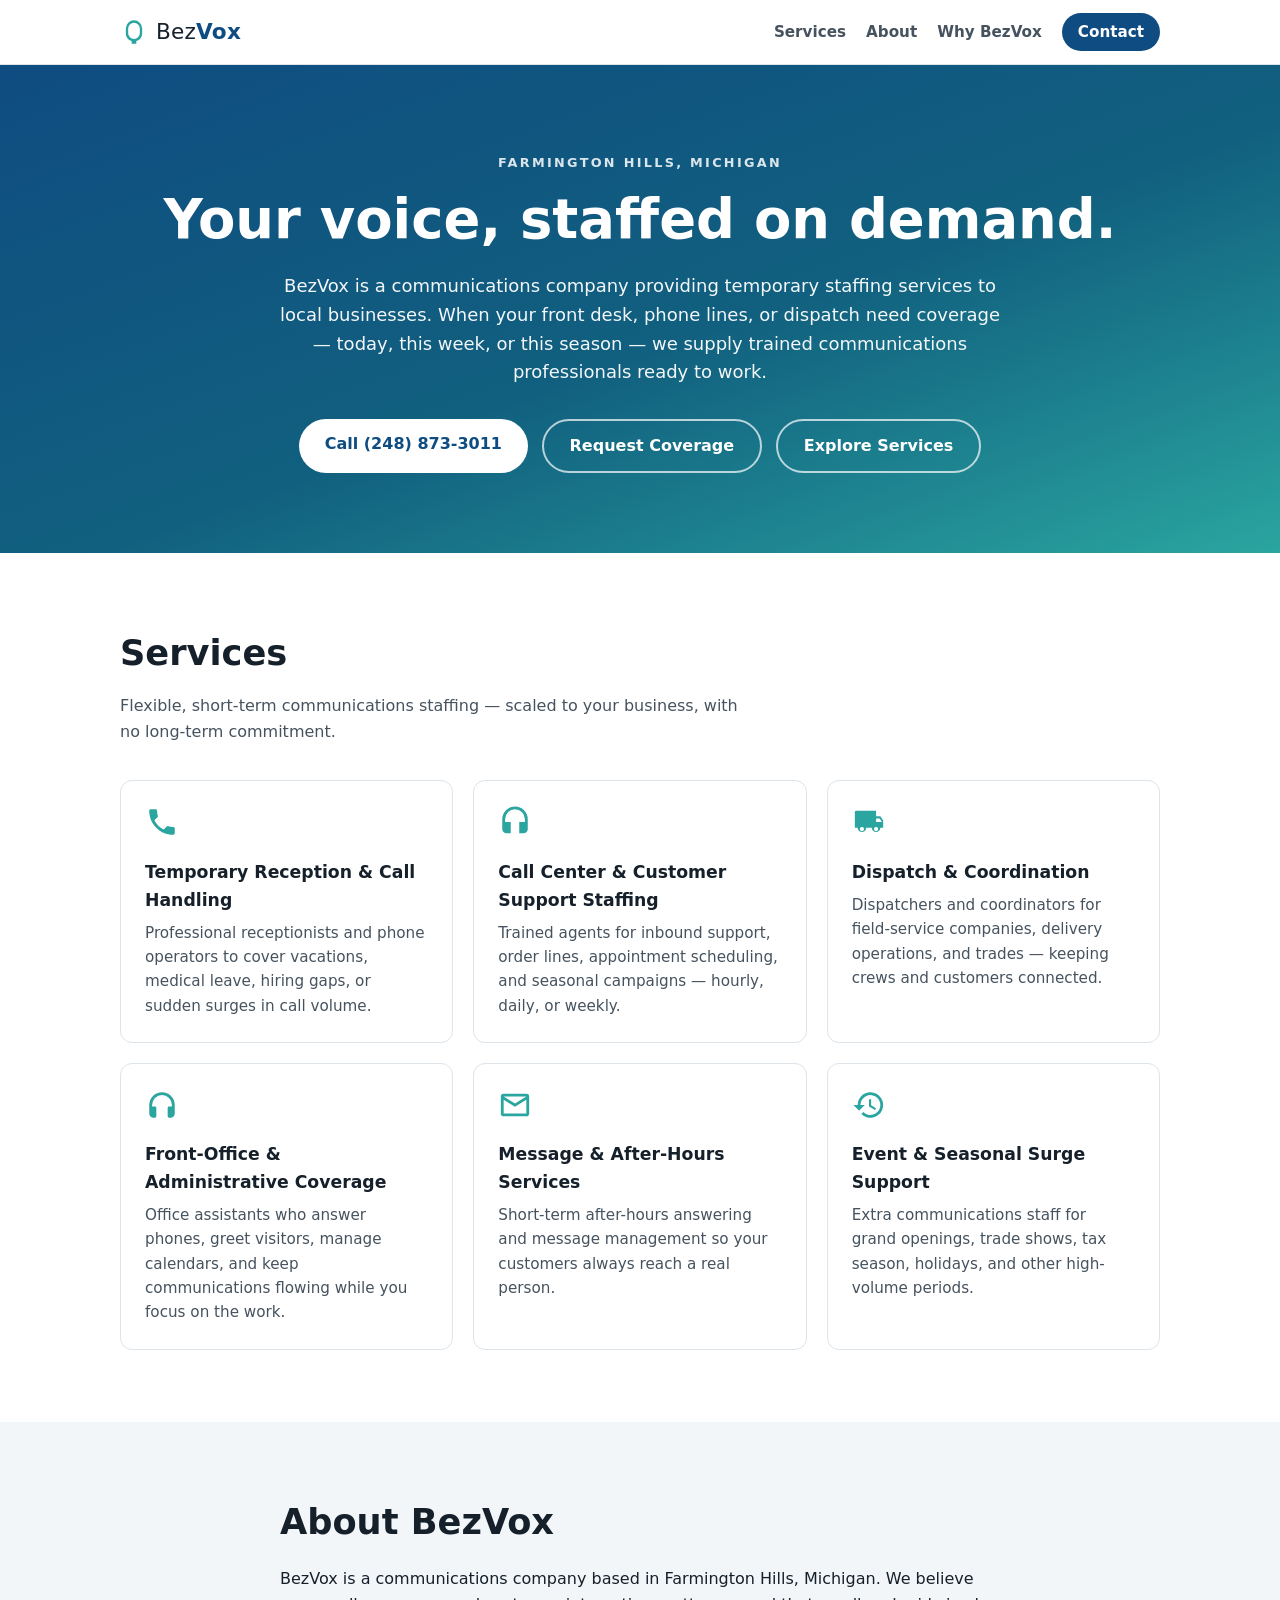
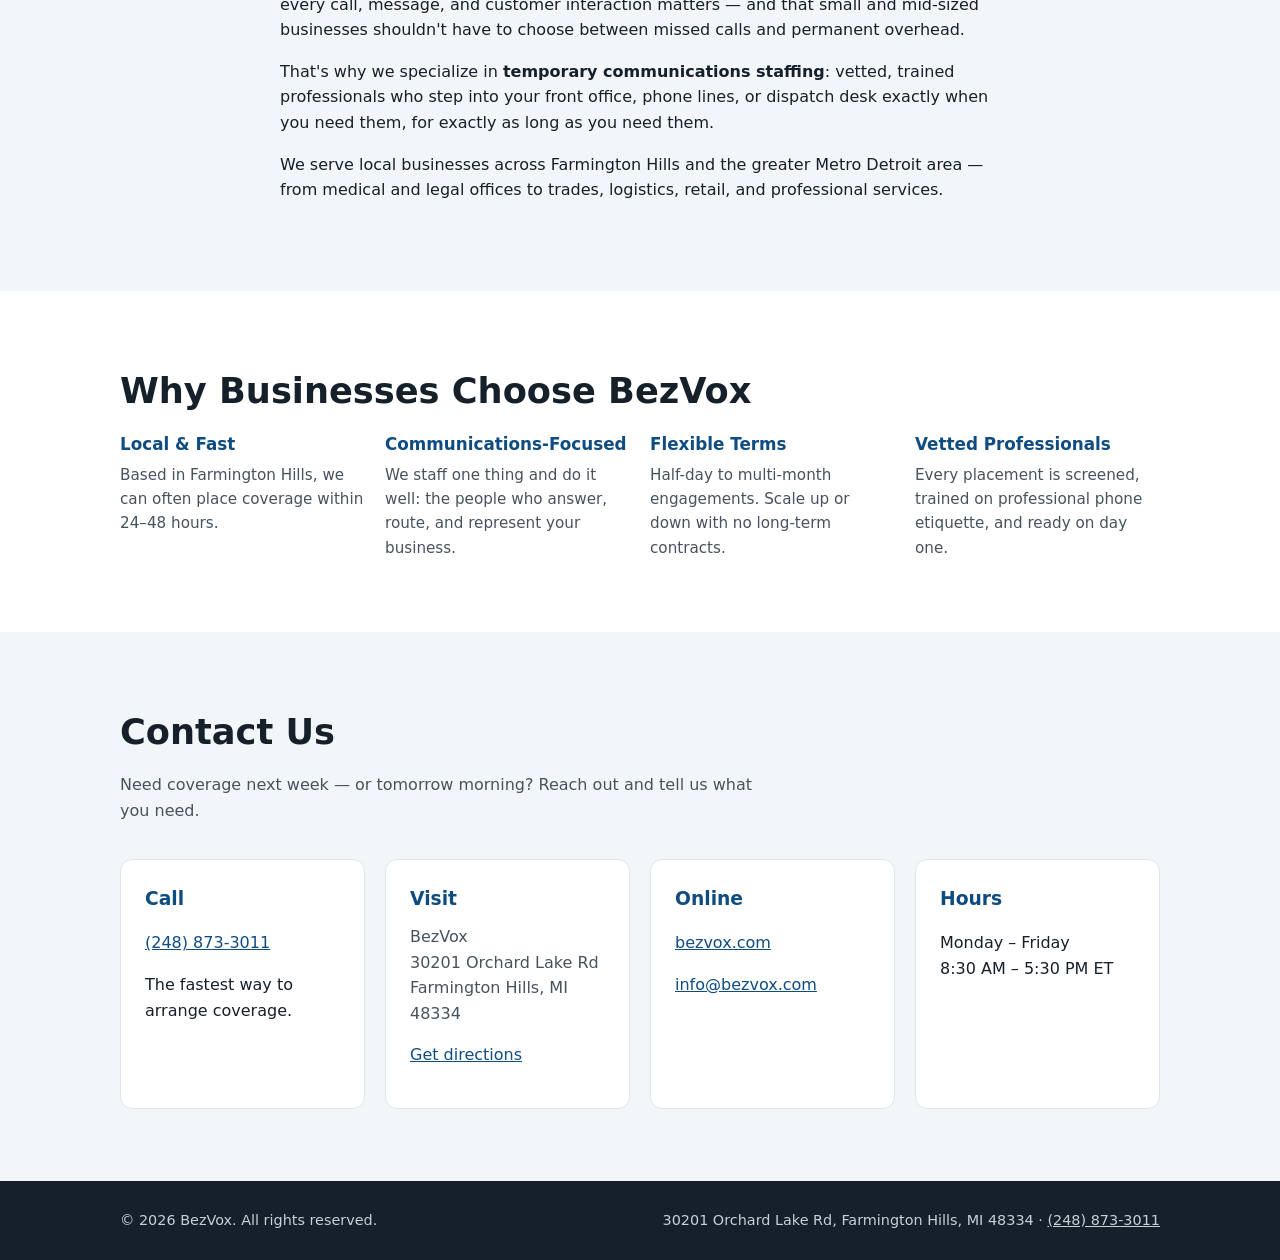
<file: index.html>
<!DOCTYPE html>
<html lang="en">
<head>
  <meta charset="UTF-8" />
  <meta name="viewport" content="width=device-width, initial-scale=1.0" />
  <title>BezVox — Communications & Temp Staffing for Local Businesses | Farmington Hills, MI</title>
  <meta name="description" content="BezVox is a Farmington Hills, Michigan communications company providing temporary staffing and communications services to local businesses. Call-handling, reception, dispatch, and telecom support — on demand." />
  <link rel="canonical" href="https://bezvox.com/" />
  <link rel="stylesheet" href="assets/styles.css" />
  <script type="application/ld+json">
  {
    "@context": "https://schema.org",
    "@type": "LocalBusiness",
    "name": "BezVox",
    "description": "Communications company offering temporary staffing services to local businesses.",
    "url": "https://bezvox.com",
    "telephone": "+12488733011",
    "address": {
      "@type": "PostalAddress",
      "streetAddress": "30201 Orchard Lake Rd",
      "addressLocality": "Farmington Hills",
      "addressRegion": "MI",
      "postalCode": "48334",
      "addressCountry": "US"
    },
    "areaServed": "Metro Detroit, Michigan"
  }
  </script>
</head>
<body>
  <header class="site-header">
    <div class="container nav-wrap">
      <a class="brand" href="#top">
        <svg class="brand-mark" viewBox="0 0 24 24" aria-hidden="true"><path fill="currentColor" d="M12 2a7 7 0 0 0-7 7v4a7 7 0 0 0 5 6.71V22h4v-2.29A7 7 0 0 0 19 13V9a7 7 0 0 0-7-7Zm0 2a5 5 0 0 1 5 5v4a5 5 0 0 1-10 0V9a5 5 0 0 1 5-5Z"/></svg>
        <span>Bez<strong>Vox</strong></span>
      </a>
      <nav class="site-nav" aria-label="Primary">
        <a href="#services">Services</a>
        <a href="#about">About</a>
        <a href="#why">Why BezVox</a>
        <a href="#contact" class="nav-cta">Contact</a>
      </nav>
    </div>
  </header>

  <main id="top">
    <section class="hero">
      <div class="container">
        <p class="eyebrow">Farmington Hills, Michigan</p>
        <h1>Your voice, staffed on demand.</h1>
        <p class="lede">BezVox is a communications company providing temporary staffing services to local businesses. When your front desk, phone lines, or dispatch need coverage — today, this week, or this season — we supply trained communications professionals ready to work.</p>
        <div class="hero-actions">
          <a class="btn btn-primary" href="tel:+12488733011">Call (248) 873-3011</a>
          <a class="btn btn-ghost" href="#contact">Request Coverage</a>
          <a class="btn btn-ghost" href="#services">Explore Services</a>
        </div>
      </div>
    </section>

    <section id="services" class="section">
      <div class="container">
        <h2>Services</h2>
        <p class="section-intro">Flexible, short-term communications staffing — scaled to your business, with no long-term commitment.</p>
        <div class="grid">
          <article class="card">
            <svg class="card-icon" viewBox="0 0 24 24" aria-hidden="true"><path fill="currentColor" d="M6.62 10.79a15.05 15.05 0 0 0 6.59 6.59l2.2-2.2a1 1 0 0 1 1.02-.24c1.12.37 2.33.57 3.57.57a1 1 0 0 1 1 1V20a1 1 0 0 1-1 1C10.61 21 3 13.39 3 4a1 1 0 0 1 1-1h3.5a1 1 0 0 1 1 1c0 1.24.2 2.45.57 3.57a1 1 0 0 1-.25 1.02l-2.2 2.2Z"/></svg>
            <h3>Temporary Reception & Call Handling</h3>
            <p>Professional receptionists and phone operators to cover vacations, medical leave, hiring gaps, or sudden surges in call volume.</p>
          </article>
          <article class="card">
            <svg class="card-icon" viewBox="0 0 24 24" aria-hidden="true"><path fill="currentColor" d="M12 1a9 9 0 0 0-9 9v7a3 3 0 0 0 3 3h3v-8H5v-2a7 7 0 0 1 14 0v2h-4v8h3a3 3 0 0 0 3-3v-7a9 9 0 0 0-9-9Z"/></svg>
            <h3>Call Center & Customer Support Staffing</h3>
            <p>Trained agents for inbound support, order lines, appointment scheduling, and seasonal campaigns — hourly, daily, or weekly.</p>
          </article>
          <article class="card">
            <svg class="card-icon" viewBox="0 0 24 24" aria-hidden="true"><path fill="currentColor" d="M20 8h-3V4H3a1 1 0 0 0-1 1v11h2a3 3 0 0 0 6 0h4a3 3 0 0 0 6 0h2v-5l-2-3ZM7 18.5A1.5 1.5 0 1 1 8.5 17 1.5 1.5 0 0 1 7 18.5Zm10 0A1.5 1.5 0 1 1 18.5 17 1.5 1.5 0 0 1 17 18.5ZM17 12V9.5h2.5l1.66 2.5H17Z"/></svg>
            <h3>Dispatch & Coordination</h3>
            <p>Dispatchers and coordinators for field-service companies, delivery operations, and trades — keeping crews and customers connected.</p>
          </article>
          <article class="card">
            <svg class="card-icon" viewBox="0 0 24 24" aria-hidden="true"><path fill="currentColor" d="M12 3a9 9 0 0 0-9 9v6a3 3 0 0 0 3 3h1a1 1 0 0 0 1-1v-6a1 1 0 0 0-1-1H5v-1a7 7 0 0 1 14 0v1h-2a1 1 0 0 0-1 1v6a1 1 0 0 0 1 1h1a3 3 0 0 0 3-3v-6a9 9 0 0 0-9-9Z"/></svg>
            <h3>Front-Office & Administrative Coverage</h3>
            <p>Office assistants who answer phones, greet visitors, manage calendars, and keep communications flowing while you focus on the work.</p>
          </article>
          <article class="card">
            <svg class="card-icon" viewBox="0 0 24 24" aria-hidden="true"><path fill="currentColor" d="M4 4h16a2 2 0 0 1 2 2v12a2 2 0 0 1-2 2H4a2 2 0 0 1-2-2V6a2 2 0 0 1 2-2Zm0 4.24V18h16V8.24l-8 5-8-5ZM20 6H4l8 5 8-5Z"/></svg>
            <h3>Message & After-Hours Services</h3>
            <p>Short-term after-hours answering and message management so your customers always reach a real person.</p>
          </article>
          <article class="card">
            <svg class="card-icon" viewBox="0 0 24 24" aria-hidden="true"><path fill="currentColor" d="M13 3a9 9 0 0 0-9 9H1l3.89 3.89.07.14L9 12H6a7 7 0 1 1 2.05 4.95l-1.42 1.42A9 9 0 1 0 13 3Zm-1 5v5l4.25 2.52.75-1.23-3.5-2.08V8H12Z"/></svg>
            <h3>Event & Seasonal Surge Support</h3>
            <p>Extra communications staff for grand openings, trade shows, tax season, holidays, and other high-volume periods.</p>
          </article>
        </div>
      </div>
    </section>

    <section id="about" class="section section-alt">
      <div class="container narrow">
        <h2>About BezVox</h2>
        <p>BezVox is a communications company based in Farmington Hills, Michigan. We believe every call, message, and customer interaction matters — and that small and mid-sized businesses shouldn't have to choose between missed calls and permanent overhead.</p>
        <p>That's why we specialize in <strong>temporary communications staffing</strong>: vetted, trained professionals who step into your front office, phone lines, or dispatch desk exactly when you need them, for exactly as long as you need them.</p>
        <p>We serve local businesses across Farmington Hills and the greater Metro Detroit area — from medical and legal offices to trades, logistics, retail, and professional services.</p>
      </div>
    </section>

    <section id="why" class="section">
      <div class="container">
        <h2>Why Businesses Choose BezVox</h2>
        <div class="grid grid-4">
          <div class="feature">
            <h3>Local & Fast</h3>
            <p>Based in Farmington Hills, we can often place coverage within 24–48 hours.</p>
          </div>
          <div class="feature">
            <h3>Communications-Focused</h3>
            <p>We staff one thing and do it well: the people who answer, route, and represent your business.</p>
          </div>
          <div class="feature">
            <h3>Flexible Terms</h3>
            <p>Half-day to multi-month engagements. Scale up or down with no long-term contracts.</p>
          </div>
          <div class="feature">
            <h3>Vetted Professionals</h3>
            <p>Every placement is screened, trained on professional phone etiquette, and ready on day one.</p>
          </div>
        </div>
      </div>
    </section>

    <section id="contact" class="section section-contact">
      <div class="container">
        <h2>Contact Us</h2>
        <p class="section-intro">Need coverage next week — or tomorrow morning? Reach out and tell us what you need.</p>
        <div class="contact-grid">
          <div class="contact-card">
            <h3>Call</h3>
            <p><a href="tel:+12488733011">(248) 873-3011</a></p>
            <p>The fastest way to arrange coverage.</p>
          </div>
          <div class="contact-card">
            <h3>Visit</h3>
            <address>
              BezVox<br />
              30201 Orchard Lake Rd<br />
              Farmington Hills, MI 48334
            </address>
            <p><a href="https://www.google.com/maps/search/?api=1&query=30201+Orchard+Lake+Rd%2C+Farmington+Hills%2C+MI+48334" rel="noopener" target="_blank">Get directions</a></p>
          </div>
          <div class="contact-card">
            <h3>Online</h3>
            <p><a href="https://bezvox.com">bezvox.com</a></p>
            <p><a href="mailto:info@bezvox.com">info@bezvox.com</a></p>
          </div>
          <div class="contact-card">
            <h3>Hours</h3>
            <p>Monday – Friday<br />8:30 AM – 5:30 PM ET</p>
          </div>
        </div>
      </div>
    </section>
  </main>

  <footer class="site-footer">
    <div class="container footer-wrap">
      <p>© <span id="year"></span> BezVox. All rights reserved.</p>
      <p>30201 Orchard Lake Rd, Farmington Hills, MI 48334 · <a href="tel:+12488733011" style="color: inherit;">(248) 873-3011</a></p>
    </div>
  </footer>

  <script>document.getElementById('year').textContent = new Date().getFullYear();</script>
</body>
</html>
</file>
<file: assets/styles.css>
:root {
  --ink: #15202b;
  --ink-soft: #46535f;
  --brand: #0f4c81;
  --brand-dark: #0a3a63;
  --accent: #2aa5a0;
  --bg: #ffffff;
  --bg-alt: #f3f6f9;
  --border: #dde4ea;
  --radius: 12px;
}

* { box-sizing: border-box; }

html { scroll-behavior: smooth; }

body {
  margin: 0;
  font-family: "Segoe UI", system-ui, -apple-system, Roboto, "Helvetica Neue", Arial, sans-serif;
  color: var(--ink);
  background: var(--bg);
  line-height: 1.6;
}

.container {
  max-width: 1080px;
  margin: 0 auto;
  padding: 0 1.25rem;
}

.container.narrow { max-width: 760px; }

/* Header */
.site-header {
  position: sticky;
  top: 0;
  z-index: 10;
  background: rgba(255, 255, 255, 0.95);
  backdrop-filter: blur(6px);
  border-bottom: 1px solid var(--border);
}

.nav-wrap {
  display: flex;
  align-items: center;
  justify-content: space-between;
  min-height: 64px;
}

.brand {
  display: inline-flex;
  align-items: center;
  gap: 0.5rem;
  font-size: 1.35rem;
  text-decoration: none;
  color: var(--ink);
  letter-spacing: 0.01em;
}

.brand strong { color: var(--brand); }

.brand-mark {
  width: 28px;
  height: 28px;
  color: var(--accent);
}

.site-nav {
  display: flex;
  align-items: center;
  gap: 1.25rem;
}

.site-nav a {
  text-decoration: none;
  color: var(--ink-soft);
  font-weight: 600;
  font-size: 0.95rem;
}

.site-nav a:hover { color: var(--brand); }

.nav-cta {
  background: var(--brand);
  color: #fff !important;
  padding: 0.45rem 1rem;
  border-radius: 999px;
}

.nav-cta:hover { background: var(--brand-dark); }

/* Hero */
.hero {
  background: linear-gradient(160deg, #0f4c81 0%, #11607f 55%, #2aa5a0 100%);
  color: #fff;
  padding: 5.5rem 0 5rem;
  text-align: center;
}

.eyebrow {
  text-transform: uppercase;
  letter-spacing: 0.18em;
  font-size: 0.8rem;
  font-weight: 700;
  opacity: 0.85;
  margin: 0 0 1rem;
}

.hero h1 {
  font-size: clamp(2.1rem, 5vw, 3.4rem);
  line-height: 1.15;
  margin: 0 0 1.25rem;
}

.lede {
  max-width: 720px;
  margin: 0 auto 2rem;
  font-size: 1.125rem;
  opacity: 0.95;
}

.hero-actions {
  display: flex;
  gap: 0.9rem;
  justify-content: center;
  flex-wrap: wrap;
}

.btn {
  display: inline-block;
  padding: 0.75rem 1.6rem;
  border-radius: 999px;
  font-weight: 700;
  text-decoration: none;
  transition: transform 120ms ease, background 120ms ease;
}

.btn:hover { transform: translateY(-1px); }

.btn-primary {
  background: #fff;
  color: var(--brand);
}

.btn-ghost {
  border: 2px solid rgba(255, 255, 255, 0.7);
  color: #fff;
}

/* Sections */
.section { padding: 4.5rem 0; }

.section-alt { background: var(--bg-alt); }

.section h2 {
  font-size: clamp(1.6rem, 3vw, 2.2rem);
  margin: 0 0 0.75rem;
}

.section-intro {
  color: var(--ink-soft);
  max-width: 640px;
  margin: 0 0 2.25rem;
}

/* Cards */
.grid {
  display: grid;
  grid-template-columns: repeat(auto-fit, minmax(280px, 1fr));
  gap: 1.25rem;
}

.grid-4 { grid-template-columns: repeat(auto-fit, minmax(220px, 1fr)); }

.card {
  background: #fff;
  border: 1px solid var(--border);
  border-radius: var(--radius);
  padding: 1.5rem;
  transition: box-shadow 150ms ease, transform 150ms ease;
}

.card:hover {
  box-shadow: 0 10px 30px rgba(15, 76, 129, 0.12);
  transform: translateY(-2px);
}

.card-icon {
  width: 34px;
  height: 34px;
  color: var(--accent);
}

.card h3 {
  margin: 0.75rem 0 0.4rem;
  font-size: 1.08rem;
}

.card p {
  margin: 0;
  color: var(--ink-soft);
  font-size: 0.95rem;
}

.feature h3 {
  margin: 0 0 0.3rem;
  font-size: 1.05rem;
  color: var(--brand);
}

.feature p {
  margin: 0;
  color: var(--ink-soft);
  font-size: 0.95rem;
}

/* Contact */
.section-contact { background: var(--bg-alt); }

.contact-grid {
  display: grid;
  grid-template-columns: repeat(auto-fit, minmax(240px, 1fr));
  gap: 1.25rem;
}

.contact-card {
  background: #fff;
  border: 1px solid var(--border);
  border-radius: var(--radius);
  padding: 1.5rem;
}

.contact-card h3 {
  margin: 0 0 0.6rem;
  color: var(--brand);
}

.contact-card address {
  font-style: normal;
  color: var(--ink-soft);
}

.contact-card a { color: var(--brand); }

/* Footer */
.site-footer {
  background: var(--ink);
  color: #c6d0d9;
  padding: 1.75rem 0;
  font-size: 0.9rem;
}

.footer-wrap {
  display: flex;
  justify-content: space-between;
  flex-wrap: wrap;
  gap: 0.5rem;
}

.footer-wrap p { margin: 0; }

@media (max-width: 640px) {
  .site-nav { gap: 0.8rem; font-size: 0.85rem; }
  .hero { padding: 4rem 0 3.5rem; }
}
</file>
